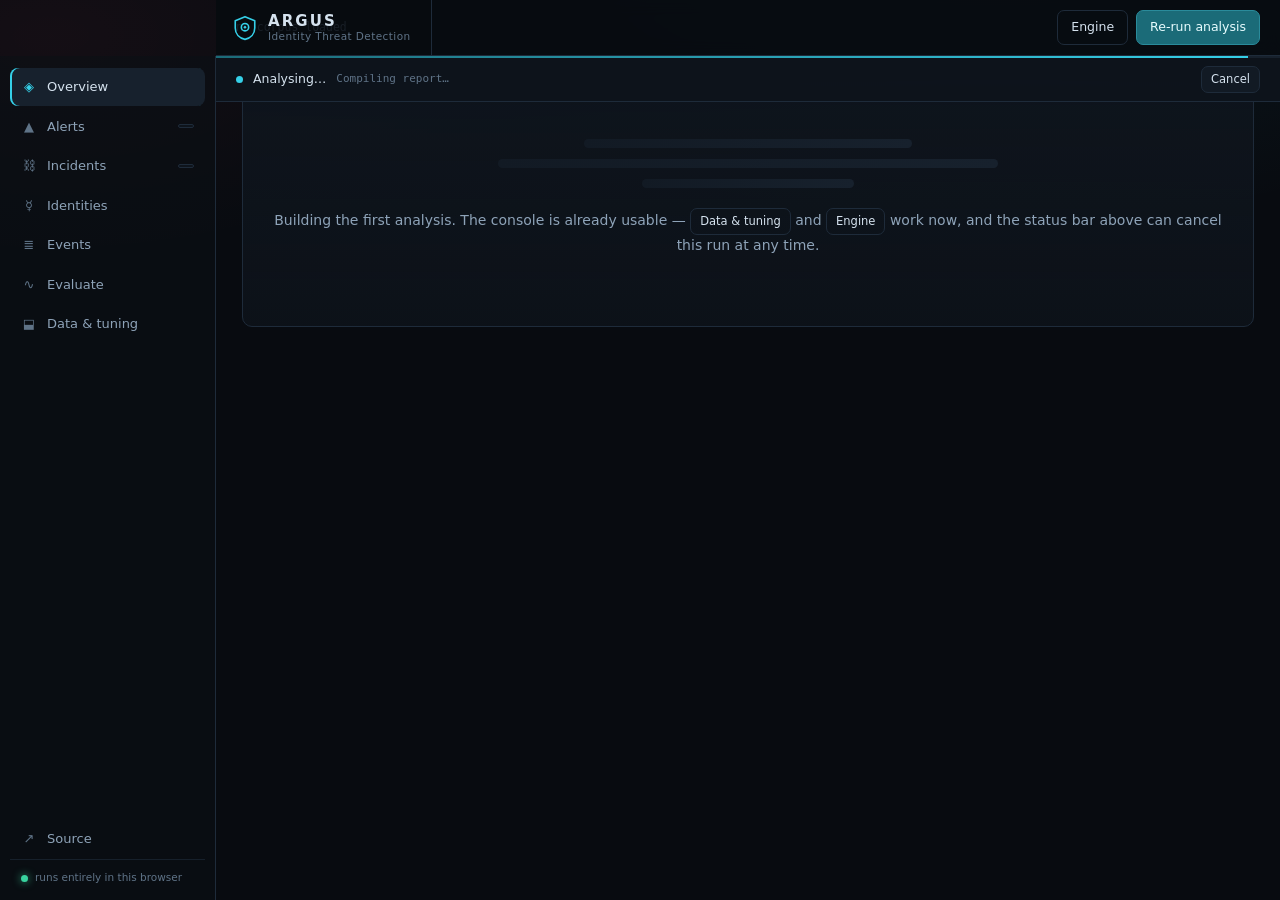
<file: index.html>
<!doctype html>
<html lang="en" data-theme="dark">
<head>
<meta charset="utf-8">
<meta name="viewport" content="width=device-width, initial-scale=1">
<title>ARGUS — Identity Threat Detection Console</title>
<meta name="description" content="Client-side IAM anomaly detection: parses CloudTrail, Entra ID, Okta, GCP and CyberArk logs, scores every event with an Isolation Forest ensemble plus a rule pack, and correlates the results into incidents. No server, no upload.">
<link rel="stylesheet" href="assets/app.css">
<link rel="icon" href="data:image/svg+xml,<svg xmlns='http://www.w3.org/2000/svg' viewBox='0 0 100 100'><text y='.9em' font-size='90'>🛡️</text></svg>">
</head>
<body>
<div id="app" class="app">

  <header class="topbar">
    <div class="brand">
      <svg class="brand-mark" viewBox="0 0 32 32" aria-hidden="true">
        <path d="M16 2 4 7v9c0 7.2 5 12.5 12 14 7-1.5 12-6.8 12-14V7Z" fill="none" stroke="currentColor" stroke-width="2" stroke-linejoin="round"/>
        <circle cx="16" cy="15" r="4.5" fill="none" stroke="currentColor" stroke-width="2"/>
        <circle cx="16" cy="15" r="1.6" fill="currentColor"/>
      </svg>
      <div class="brand-text">
        <strong>ARGUS</strong>
        <span>Identity Threat Detection</span>
      </div>
    </div>

    <div class="topbar-meta" id="datasetMeta"></div>

    <div class="topbar-actions">
      <button class="btn btn-ghost" id="btnDocs" title="How the engine works">Engine</button>
      <button class="btn btn-primary" id="btnRun">Re-run analysis</button>
    </div>
  </header>

  <nav class="rail" id="rail">
    <button class="rail-item is-active" data-view="overview"><span class="rail-icon">◈</span><span>Overview</span></button>
    <button class="rail-item" data-view="alerts"><span class="rail-icon">▲</span><span>Alerts</span><em class="rail-badge" id="badgeAlerts"></em></button>
    <button class="rail-item" data-view="incidents"><span class="rail-icon">⛓</span><span>Incidents</span><em class="rail-badge" id="badgeIncidents"></em></button>
    <button class="rail-item" data-view="identities"><span class="rail-icon">☿</span><span>Identities</span></button>
    <button class="rail-item" data-view="explore"><span class="rail-icon">≣</span><span>Events</span></button>
    <button class="rail-item" data-view="evaluate"><span class="rail-icon">∿</span><span>Evaluate</span></button>
    <button class="rail-item" data-view="data"><span class="rail-icon">⬓</span><span>Data &amp; tuning</span></button>
    <div class="rail-spacer"></div>
    <a class="rail-item rail-link" href="https://github.com/keyfive5/AI-Driven-IAM-Anomaly-Detection" target="_blank" rel="noopener">
      <span class="rail-icon">↗</span><span>Source</span>
    </a>
    <div class="rail-foot">
      <span class="dot dot-ok"></span> runs entirely in this browser
    </div>
  </nav>

  <main class="stage" id="stage"></main>

  <!-- Non-blocking run status. The engine works in a worker, so the console
       stays fully usable while an analysis is in flight. -->
  <div class="runbar" id="progress" hidden>
    <div class="runbar-track"><div class="runbar-bar" id="progressBar"></div></div>
    <div class="runbar-body">
      <span class="runbar-pulse" aria-hidden="true"></span>
      <strong id="progressTitle">Analysing…</strong>
      <span class="runbar-note" id="progressNote"></span>
      <span class="runbar-actions" id="progressEscape"></span>
    </div>
  </div>

  <div class="toast-stack" id="toasts"></div>
</div>

<script type="module" src="ui/app.js"></script>
<noscript>
  <p style="padding:2rem;font:16px system-ui">ARGUS runs its detection engine in your browser, so JavaScript is required.</p>
</noscript>
</body>
</html>
</file>
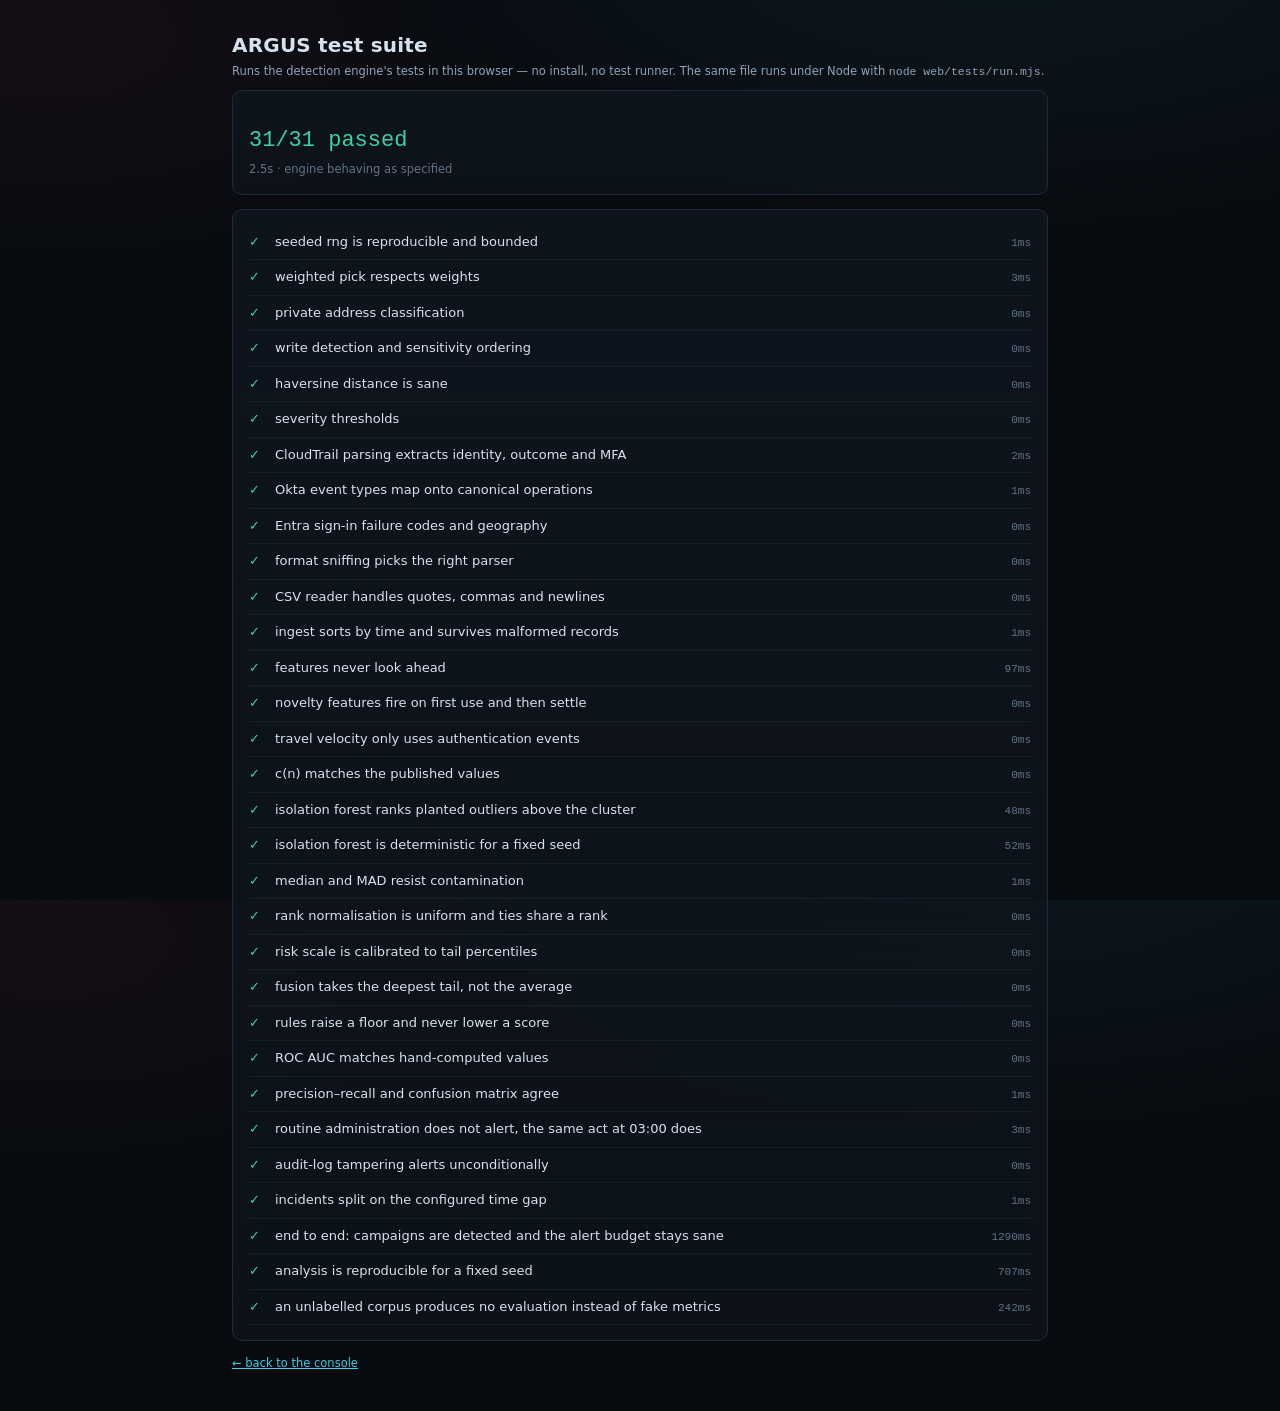
<file: tests.html>
<!doctype html>
<html lang="en">
<head>
<meta charset="utf-8">
<meta name="viewport" content="width=device-width, initial-scale=1">
<title>ARGUS — test suite</title>
<link rel="stylesheet" href="assets/app.css">
<link rel="icon" href="data:image/svg+xml,<svg xmlns='http://www.w3.org/2000/svg' viewBox='0 0 100 100'><text y='.9em' font-size='90'>🧪</text></svg>">
<style>
  body { display: block; }
  .wrap { max-width: 860px; margin: 0 auto; padding: 30px 22px 60px; }
  .result { display: flex; align-items: baseline; gap: 10px; padding: 7px 0; border-bottom: 1px solid var(--line-soft); font-size: 13px; }
  .result .mark { width: 16px; font-family: var(--mono); }
  .result.pass .mark { color: var(--ok); }
  .result.fail .mark { color: var(--critical); }
  .result .time { margin-left: auto; font-family: var(--mono); font-size: 11px; color: var(--text-faint); }
  .result .why { flex-basis: 100%; color: var(--critical); font-family: var(--mono); font-size: 11.5px; padding-left: 26px; }
  .summary { font-family: var(--mono); font-size: 22px; margin: 18px 0 4px; }
</style>
</head>
<body>
<div class="wrap">
  <h1 style="font-size:20px">ARGUS test suite</h1>
  <p class="dim small">Runs the detection engine's tests in this browser — no install, no test
    runner. The same file runs under Node with <code class="mono">node web/tests/run.mjs</code>.</p>

  <div class="panel">
    <div id="summary" class="summary dim">running…</div>
    <div id="summarySub" class="small faint"></div>
  </div>

  <div class="panel mt" id="results"></div>

  <p class="small faint mt">
    <a href="index.html">← back to the console</a>
  </p>
</div>

<script type="module">
import { runTests } from './tests/tests.js';

const results = document.getElementById('results');
const summary = document.getElementById('summary');
const summarySub = document.getElementById('summarySub');

const started = performance.now();
const { total, passed, failures } = await runTests((r) => {
  const row = document.createElement('div');
  row.className = `result ${r.ok ? 'pass' : 'fail'}`;
  row.innerHTML = `<span class="mark">${r.ok ? '✓' : '✗'}</span>
    <span>${r.name.replace(/[<>&]/g, '')}</span>
    <span class="time">${r.ms.toFixed(0)}ms</span>
    ${r.ok ? '' : `<span class="why">${String(r.error).replace(/[<>&]/g, '')}</span>`}`;
  results.appendChild(row);
});

const ok = failures.length === 0;
summary.textContent = `${passed}/${total} passed`;
summary.className = `summary ${ok ? 'ok' : 'crit'}`;
summary.style.color = ok ? 'var(--ok)' : 'var(--critical)';
summarySub.textContent = `${((performance.now() - started) / 1000).toFixed(1)}s · ${ok ? 'engine behaving as specified' : `${failures.length} failing`}`;
</script>
</body>
</html>
</file>
<file: assets/app.css>
/* ARGUS console — dark operations palette.
   No framework, no build step: one stylesheet, custom properties for theming. */

:root {
  --bg: #080b10;
  --bg-panel: #0e141c;
  --bg-panel-2: #121a24;
  --bg-raise: #17212d;
  --line: #1e2b3a;
  --line-soft: #16202b;
  --text: #d5e2ee;
  --text-dim: #8ea3b8;
  --text-faint: #5f7387;
  --accent: #35d0e8;
  --accent-dim: #1b6b78;
  --critical: #ff4d6a;
  --high: #ff9b42;
  --medium: #ffd166;
  --low: #55c2ff;
  --info: #7d94a8;
  --ok: #38d39f;
  --mono: ui-monospace, "SF Mono", "JetBrains Mono", "Cascadia Mono", Consolas, monospace;
  --sans: system-ui, -apple-system, "Segoe UI", Inter, Roboto, sans-serif;
  --radius: 10px;
  --shadow: 0 18px 44px rgba(0, 0, 0, .55);
}

* { box-sizing: border-box; }

html, body { height: 100%; }

body {
  margin: 0;
  background: var(--bg);
  color: var(--text);
  font-family: var(--sans);
  font-size: 14px;
  line-height: 1.5;
  -webkit-font-smoothing: antialiased;
  background-image:
    radial-gradient(1100px 500px at 78% -8%, rgba(53, 208, 232, .07), transparent 60%),
    radial-gradient(800px 400px at 4% 4%, rgba(255, 77, 106, .05), transparent 55%);
}

::selection { background: rgba(53, 208, 232, .3); }

/* ---------------------------------------------------------------- layout -- */

.app {
  display: grid;
  grid-template-columns: 216px minmax(0, 1fr);
  grid-template-rows: 56px minmax(0, 1fr);
  grid-template-areas: "brand top" "rail stage";
  height: 100vh;
}

.topbar {
  grid-area: top;
  display: flex;
  align-items: center;
  gap: 18px;
  padding: 0 20px 0 0;
  border-bottom: 1px solid var(--line);
  background: rgba(8, 11, 16, .82);
  backdrop-filter: blur(8px);
  position: relative;
  z-index: 5;
}

.brand {
  grid-area: brand;
  position: fixed;
  top: 0;
  left: 0;
  width: 216px;
  height: 56px;
  display: flex;
  align-items: center;
  gap: 10px;
  padding: 0 16px;
  border-bottom: 1px solid var(--line);
  border-right: 1px solid var(--line);
  background: rgba(8, 11, 16, .82);
  z-index: 6;
}

.brand-mark { width: 26px; height: 26px; color: var(--accent); flex: none; }
.brand-text { display: flex; flex-direction: column; line-height: 1.15; min-width: 0; }
.brand-text strong { font-size: 15px; letter-spacing: .14em; }
.brand-text span { font-size: 10.5px; color: var(--text-faint); letter-spacing: .04em; }

.topbar-meta {
  flex: 1;
  min-width: 0;
  display: flex;
  align-items: center;
  gap: 8px;
  flex-wrap: wrap;
  font-family: var(--mono);
  font-size: 11.5px;
  color: var(--text-dim);
  padding-left: 20px;
}

.topbar-actions { display: flex; gap: 8px; flex: none; }

.rail {
  grid-area: rail;
  display: flex;
  flex-direction: column;
  gap: 2px;
  padding: 12px 10px;
  border-right: 1px solid var(--line);
  background: rgba(11, 15, 21, .6);
  overflow-y: auto;
}

.rail-item {
  display: flex;
  align-items: center;
  gap: 10px;
  width: 100%;
  padding: 9px 11px;
  border: 0;
  border-radius: 8px;
  background: transparent;
  color: var(--text-dim);
  font: inherit;
  font-size: 13px;
  text-align: left;
  text-decoration: none;
  cursor: pointer;
  transition: background .13s, color .13s;
}
.rail-item:hover { background: var(--bg-panel-2); color: var(--text); }
.rail-item.is-active { background: var(--bg-raise); color: var(--text); box-shadow: inset 2px 0 0 var(--accent); }
.rail-icon { width: 16px; text-align: center; color: var(--text-faint); font-size: 13px; }
.rail-item.is-active .rail-icon { color: var(--accent); }
.rail-badge {
  margin-left: auto;
  font-family: var(--mono);
  font-size: 10.5px;
  font-style: normal;
  color: var(--text-faint);
  background: var(--bg-panel);
  border: 1px solid var(--line);
  border-radius: 20px;
  padding: 1px 7px;
}
.rail-spacer { flex: 1; }
.rail-foot {
  font-size: 10.5px;
  color: var(--text-faint);
  padding: 10px 11px 2px;
  border-top: 1px solid var(--line-soft);
  display: flex;
  align-items: center;
  gap: 7px;
}

.dot { width: 7px; height: 7px; border-radius: 50%; display: inline-block; flex: none; }
.dot-ok { background: var(--ok); box-shadow: 0 0 8px rgba(56, 211, 159, .8); }

.stage { grid-area: stage; overflow-y: auto; overflow-x: hidden; scroll-behavior: smooth; }
.view { padding: 22px 26px 64px; max-width: 1520px; margin: 0 auto; }

/* -------------------------------------------------------------- elements -- */

.btn {
  border: 1px solid var(--line);
  background: var(--bg-panel-2);
  color: var(--text);
  font: inherit;
  font-size: 12.5px;
  padding: 7px 13px;
  border-radius: 7px;
  cursor: pointer;
  transition: background .13s, border-color .13s, color .13s;
  white-space: nowrap;
}
.btn:hover { background: var(--bg-raise); border-color: #2b3d4f; }
.btn-primary { background: var(--accent-dim); border-color: #2a8b9b; color: #e8fdff; }
.btn-primary:hover { background: #22808f; }
.btn-ghost { background: transparent; }
.btn-sm { padding: 4px 9px; font-size: 11.5px; }
.btn:disabled { opacity: .5; cursor: not-allowed; }

input, select, textarea {
  background: var(--bg-panel);
  border: 1px solid var(--line);
  color: var(--text);
  border-radius: 7px;
  padding: 7px 10px;
  font: inherit;
  font-size: 12.5px;
}
input:focus, select:focus, textarea:focus { outline: 1px solid var(--accent-dim); border-color: var(--accent-dim); }
input[type=range] { padding: 0; accent-color: var(--accent); }
label { font-size: 12px; color: var(--text-dim); }

h1 { font-size: 19px; margin: 0 0 3px; letter-spacing: .01em; }
h2 { font-size: 14px; margin: 0; letter-spacing: .02em; }
h3 { font-size: 12.5px; margin: 0 0 8px; color: var(--text-dim); text-transform: uppercase; letter-spacing: .1em; }
p { margin: 0 0 10px; }
a { color: var(--accent); }

.view-head { display: flex; align-items: flex-end; justify-content: space-between; gap: 20px; margin-bottom: 18px; flex-wrap: wrap; }
.view-head .sub { color: var(--text-dim); font-size: 12.5px; max-width: 72ch; }

.panel {
  background: linear-gradient(180deg, var(--bg-panel), rgba(14, 20, 28, .72));
  border: 1px solid var(--line);
  border-radius: var(--radius);
  padding: 15px 16px;
}
.panel-head { display: flex; align-items: center; justify-content: space-between; gap: 12px; margin-bottom: 12px; }
.panel-head h2 { font-size: 12.5px; text-transform: uppercase; letter-spacing: .1em; color: var(--text-dim); }
.panel-note { font-size: 11.5px; color: var(--text-faint); }

.grid { display: grid; gap: 14px; }
.grid-kpi { grid-template-columns: repeat(auto-fit, minmax(150px, 1fr)); }
.grid-2 { grid-template-columns: repeat(auto-fit, minmax(340px, 1fr)); }
.grid-3 { grid-template-columns: repeat(auto-fit, minmax(260px, 1fr)); }
.split { display: grid; grid-template-columns: minmax(0, 1fr) 400px; gap: 14px; align-items: start; }

.kpi { padding: 13px 15px; }
.kpi-label { font-size: 10.5px; text-transform: uppercase; letter-spacing: .11em; color: var(--text-faint); }
.kpi-value { font-family: var(--mono); font-size: 25px; line-height: 1.25; margin-top: 3px; }
.kpi-sub { font-size: 11.5px; color: var(--text-dim); }
.kpi-value.crit { color: var(--critical); }
.kpi-value.warn { color: var(--high); }
.kpi-value.ok { color: var(--ok); }
.kpi-value.acc { color: var(--accent); }

.mono { font-family: var(--mono); }
.dim { color: var(--text-dim); }
.faint { color: var(--text-faint); }
.small { font-size: 11.5px; }
.nowrap { white-space: nowrap; }
.right { text-align: right; }
.center { text-align: center; }
.stack { display: flex; flex-direction: column; gap: 14px; }
.row { display: flex; align-items: center; gap: 10px; flex-wrap: wrap; }
.mt { margin-top: 14px; }

/* ---------------------------------------------------------------- badges -- */

.tag {
  display: inline-flex;
  align-items: center;
  gap: 5px;
  font-family: var(--mono);
  font-size: 10.5px;
  padding: 2px 7px;
  border-radius: 5px;
  border: 1px solid var(--line);
  background: var(--bg-panel);
  color: var(--text-dim);
  white-space: nowrap;
}
.sev { border-color: transparent; font-weight: 600; letter-spacing: .04em; text-transform: uppercase; }
.sev-critical { background: rgba(255, 77, 106, .15); color: var(--critical); box-shadow: inset 0 0 0 1px rgba(255, 77, 106, .35); }
.sev-high { background: rgba(255, 155, 66, .14); color: var(--high); box-shadow: inset 0 0 0 1px rgba(255, 155, 66, .32); }
.sev-medium { background: rgba(255, 209, 102, .13); color: var(--medium); box-shadow: inset 0 0 0 1px rgba(255, 209, 102, .3); }
.sev-low { background: rgba(85, 194, 255, .12); color: var(--low); box-shadow: inset 0 0 0 1px rgba(85, 194, 255, .28); }
.sev-info { background: rgba(125, 148, 168, .12); color: var(--info); }
.tag-tactic { color: var(--accent); border-color: rgba(53, 208, 232, .28); background: rgba(53, 208, 232, .07); }
.tag-truth { color: var(--critical); border-color: rgba(255, 77, 106, .35); background: rgba(255, 77, 106, .08); }
.tag-benign { color: var(--ok); border-color: rgba(56, 211, 159, .3); background: rgba(56, 211, 159, .07); }

/* ---------------------------------------------------------------- tables -- */

.table-wrap { overflow-x: auto; border-radius: 8px; border: 1px solid var(--line-soft); }
table { border-collapse: collapse; width: 100%; font-size: 12.5px; }
th {
  text-align: left;
  font-weight: 500;
  font-size: 10.5px;
  text-transform: uppercase;
  letter-spacing: .09em;
  color: var(--text-faint);
  padding: 8px 11px;
  border-bottom: 1px solid var(--line);
  background: var(--bg-panel-2);
  position: sticky;
  top: 0;
  z-index: 1;
  white-space: nowrap;
}
td { padding: 7px 11px; border-bottom: 1px solid var(--line-soft); vertical-align: top; }
tbody tr:last-child td { border-bottom: 0; }
tbody tr.clickable { cursor: pointer; }
tbody tr.clickable:hover { background: var(--bg-panel-2); }
tbody tr.is-selected { background: rgba(53, 208, 232, .08); box-shadow: inset 2px 0 0 var(--accent); }
tbody tr.is-truth td:first-child { box-shadow: inset 2px 0 0 var(--critical); }

/* --------------------------------------------------------------- risk ui -- */

.risk-cell { display: flex; align-items: center; gap: 8px; font-family: var(--mono); }
.risk-num { width: 30px; text-align: right; font-size: 12.5px; }
.risk-bar { flex: 1; min-width: 46px; height: 5px; border-radius: 3px; background: var(--bg-raise); overflow: hidden; }
.risk-fill { height: 100%; border-radius: 3px; }
.fill-critical { background: var(--critical); }
.fill-high { background: var(--high); }
.fill-medium { background: var(--medium); }
.fill-low { background: var(--low); }
.fill-info { background: var(--info); }

.gauge { display: flex; align-items: baseline; gap: 9px; }
.gauge-num { font-family: var(--mono); font-size: 36px; line-height: 1; }
.gauge-scale { font-size: 11px; color: var(--text-faint); }

/* -------------------------------------------------------------- factors --- */

.factor { padding: 8px 0; border-bottom: 1px solid var(--line-soft); }
.factor:last-child { border-bottom: 0; }
.factor-top { display: flex; align-items: center; gap: 9px; }
.factor-name { font-size: 12px; flex: 1; min-width: 0; }
.factor-z { font-family: var(--mono); font-size: 11px; color: var(--text-faint); }
.factor-meter { height: 3px; border-radius: 2px; background: var(--bg-raise); margin-top: 5px; overflow: hidden; }
.factor-meter i { display: block; height: 100%; background: linear-gradient(90deg, var(--accent-dim), var(--accent)); }
.factor-text { font-size: 11.5px; color: var(--text-dim); margin-top: 4px; }

.rule-card {
  border: 1px solid var(--line);
  border-left: 3px solid var(--critical);
  border-radius: 7px;
  padding: 9px 11px;
  background: var(--bg-panel);
  margin-bottom: 8px;
}
.rule-card.sev-4 { border-left-color: var(--high); }
.rule-card.sev-3 { border-left-color: var(--medium); }
.rule-card.sev-2, .rule-card.sev-1 { border-left-color: var(--low); }
.rule-title { font-size: 12.5px; display: flex; justify-content: space-between; gap: 10px; align-items: baseline; }
.rule-detail { font-size: 11.5px; color: var(--text-dim); margin-top: 4px; }

/* ------------------------------------------------------------- incidents -- */

.chain { display: flex; align-items: center; gap: 5px; flex-wrap: wrap; }
.chain-step {
  font-family: var(--mono);
  font-size: 10px;
  padding: 2px 7px;
  border-radius: 4px;
  background: rgba(53, 208, 232, .08);
  border: 1px solid rgba(53, 208, 232, .22);
  color: var(--accent);
}
.chain-arrow { color: var(--text-faint); font-size: 10px; }

.incident {
  border: 1px solid var(--line);
  border-radius: var(--radius);
  background: var(--bg-panel);
  overflow: hidden;
}
.incident + .incident { margin-top: 12px; }
.incident-head { display: flex; gap: 14px; align-items: flex-start; padding: 13px 15px; cursor: pointer; }
.incident-head:hover { background: var(--bg-panel-2); }
.incident-body { border-top: 1px solid var(--line); padding: 13px 15px; background: rgba(8, 11, 16, .5); }
.incident-rail { width: 3px; align-self: stretch; border-radius: 2px; flex: none; }

.timeline-strip { display: flex; gap: 2px; align-items: flex-end; height: 34px; margin-top: 8px; }
.timeline-strip i { flex: 1; background: var(--bg-raise); border-radius: 1px; min-height: 2px; }

/* ---------------------------------------------------------------- detail -- */

.detail {
  position: sticky;
  top: 0;
  max-height: calc(100vh - 92px);
  overflow-y: auto;
}
.detail-empty { color: var(--text-faint); font-size: 12.5px; padding: 30px 12px; text-align: center; }
.kv { display: grid; grid-template-columns: 96px minmax(0, 1fr); gap: 3px 10px; font-size: 12px; }
.kv dt { color: var(--text-faint); }
.kv dd { margin: 0; font-family: var(--mono); font-size: 11.5px; word-break: break-word; }

pre.code {
  background: #060a0e;
  border: 1px solid var(--line-soft);
  border-radius: 7px;
  padding: 10px 12px;
  font-family: var(--mono);
  font-size: 11px;
  color: #9fd3e0;
  overflow-x: auto;
  max-height: 300px;
  margin: 0;
}

/* ---------------------------------------------------------------- charts -- */

.chart { width: 100%; display: block; overflow: visible; }
.chart text { font-family: var(--mono); font-size: 9.5px; fill: var(--text-faint); }
.chart .grid-line { stroke: var(--line-soft); stroke-width: 1; }
.chart .axis { stroke: var(--line); stroke-width: 1; }

.legend { display: flex; gap: 14px; flex-wrap: wrap; font-size: 11px; color: var(--text-dim); }
.legend i { width: 9px; height: 9px; border-radius: 2px; display: inline-block; margin-right: 5px; }

.heat { display: grid; grid-template-columns: repeat(24, 1fr); gap: 2px; }
.heat i { aspect-ratio: 1; border-radius: 2px; background: var(--bg-raise); }

.bars { display: flex; flex-direction: column; gap: 7px; }
.bar-row { display: grid; grid-template-columns: minmax(90px, 150px) minmax(0, 1fr) 42px; gap: 10px; align-items: center; font-size: 12px; }
.bar-track { height: 7px; background: var(--bg-raise); border-radius: 4px; overflow: hidden; }
.bar-track i { display: block; height: 100%; background: linear-gradient(90deg, var(--accent-dim), var(--accent)); border-radius: 4px; }
.bar-val { font-family: var(--mono); font-size: 11.5px; color: var(--text-dim); text-align: right; }

/* --------------------------------------------------------------- filters -- */

.filters {
  display: flex;
  gap: 8px;
  align-items: center;
  flex-wrap: wrap;
  padding: 11px 13px;
  border: 1px solid var(--line);
  border-radius: var(--radius);
  background: var(--bg-panel);
  margin-bottom: 14px;
}
.filters input[type=search] { min-width: 210px; flex: 1; }
.chip {
  border: 1px solid var(--line);
  background: var(--bg-panel-2);
  color: var(--text-dim);
  border-radius: 20px;
  padding: 4px 11px;
  font-size: 11.5px;
  cursor: pointer;
  font-family: var(--mono);
}
.chip.is-on { border-color: var(--accent-dim); color: var(--accent); background: rgba(53, 208, 232, .1); }

/* -------------------------------------------------------------- progress -- */

/* Run status strip.
   Deliberately NOT a modal: analysis runs in a worker, so there is no reason
   to lock the analyst out of the console while it does. It reports, it offers
   a cancel, and it never covers anything. */
.runbar {
  position: fixed;
  top: 56px;
  left: 216px;
  right: 0;
  z-index: 30;
  background: rgba(14, 20, 28, .97);
  border-bottom: 1px solid var(--line);
  backdrop-filter: blur(6px);
}
.runbar-track { height: 2px; background: var(--bg-raise); overflow: hidden; }
.runbar-bar {
  height: 100%;
  width: 0;
  background: linear-gradient(90deg, var(--accent-dim), var(--accent));
  transition: width .25s ease-out;
}
.runbar-body {
  display: flex;
  align-items: center;
  gap: 10px;
  padding: 8px 20px;
  font-size: 12.5px;
  flex-wrap: wrap;
}
.runbar-body strong { font-weight: 500; }
.runbar-note { font-family: var(--mono); font-size: 11px; color: var(--text-faint); }
.runbar-actions { margin-left: auto; display: flex; gap: 7px; }
.runbar-pulse {
  width: 7px; height: 7px; border-radius: 50%; flex: none;
  background: var(--accent);
  animation: pulse 1.15s ease-in-out infinite;
}
@keyframes pulse { 0%, 100% { opacity: .25; transform: scale(.75); } 50% { opacity: 1; transform: scale(1); } }

.runbar.is-stalled .runbar-bar { background: linear-gradient(90deg, #7a5a1e, var(--high)); }
.runbar.is-stalled .runbar-pulse { background: var(--high); }
.runbar.is-stalled .runbar-note { color: var(--high); }
.runbar.is-error .runbar-bar { background: var(--critical); width: 100% !important; }
.runbar.is-error .runbar-pulse { background: var(--critical); animation: none; opacity: 1; }
.runbar.is-error strong { color: var(--critical); }
.runbar.is-error .runbar-note { color: var(--critical); }

/* First-run placeholder, shown in place of a dashboard that does not exist yet. */
.booting { padding: 60px 24px; text-align: center; }
.booting .skeleton {
  height: 9px; border-radius: 5px; margin: 0 auto 11px;
  background: linear-gradient(90deg, var(--bg-panel-2), var(--bg-raise), var(--bg-panel-2));
  background-size: 200% 100%;
  animation: shimmer 1.5s linear infinite;
}
@keyframes shimmer { from { background-position: 200% 0; } to { background-position: -200% 0; } }

@media (max-width: 760px) {
  .runbar { left: 0; }
}

.toast-stack { position: fixed; right: 18px; bottom: 18px; display: flex; flex-direction: column; gap: 8px; z-index: 50; }
.toast {
  background: var(--bg-raise);
  border: 1px solid var(--line);
  border-left: 3px solid var(--accent);
  border-radius: 8px;
  padding: 9px 13px;
  font-size: 12.5px;
  box-shadow: var(--shadow);
  max-width: 380px;
  animation: toast-in .18s ease-out;
}
.toast.err { border-left-color: var(--critical); }
@keyframes toast-in { from { opacity: 0; transform: translateY(6px); } }

/* ---------------------------------------------------------------- drops --- */

.dropzone {
  border: 1.5px dashed var(--line);
  border-radius: var(--radius);
  padding: 26px;
  text-align: center;
  color: var(--text-dim);
  background: rgba(14, 20, 28, .5);
  transition: border-color .15s, background .15s;
  cursor: pointer;
}
.dropzone.is-over { border-color: var(--accent); background: rgba(53, 208, 232, .07); color: var(--text); }

.preset {
  display: flex;
  gap: 11px;
  align-items: flex-start;
  padding: 11px 13px;
  border: 1px solid var(--line);
  border-radius: 8px;
  background: var(--bg-panel);
  cursor: pointer;
  text-align: left;
  width: 100%;
  color: inherit;
  font: inherit;
}
.preset:hover { border-color: var(--accent-dim); background: var(--bg-panel-2); }
.preset-icon { font-family: var(--mono); color: var(--accent); font-size: 15px; }

.switchlist { display: flex; flex-direction: column; gap: 6px; }
.switch { display: flex; align-items: center; gap: 9px; font-size: 12.5px; cursor: pointer; }
.switch input { accent-color: var(--accent); }
.switch span.desc { color: var(--text-faint); font-size: 11px; }

.slider-row { display: grid; grid-template-columns: 132px minmax(0, 1fr) 56px; gap: 11px; align-items: center; }
.slider-row output { font-family: var(--mono); font-size: 12px; text-align: right; color: var(--accent); }

.note {
  border-left: 2px solid var(--accent-dim);
  padding: 2px 0 2px 12px;
  color: var(--text-dim);
  font-size: 12px;
}

.pager { display: flex; gap: 8px; align-items: center; justify-content: center; margin-top: 12px; }

/* ---------------------------------------------------------- responsive --- */

@media (max-width: 1080px) {
  .split { grid-template-columns: minmax(0, 1fr); }
  .detail { position: static; max-height: none; }
}

@media (max-width: 760px) {
  .app { grid-template-columns: minmax(0, 1fr); grid-template-areas: "top" "stage"; }
  .brand { position: static; width: auto; border-right: 0; }
  .topbar { padding-left: 0; }
  .topbar-meta { display: none; }
  .rail {
    grid-area: auto;
    position: fixed;
    bottom: 0; left: 0; right: 0;
    flex-direction: row;
    overflow-x: auto;
    border-right: 0;
    border-top: 1px solid var(--line);
    background: rgba(8, 11, 16, .96);
    padding: 6px;
    z-index: 20;
  }
  .rail-item span:not(.rail-icon) { display: none; }
  .rail-item { width: auto; padding: 9px 13px; }
  .rail-foot, .rail-spacer, .rail-link { display: none; }
  .view { padding: 16px 14px 90px; }
}

@media (prefers-reduced-motion: reduce) {
  * { animation: none !important; transition: none !important; scroll-behavior: auto !important; }
}
</file>
